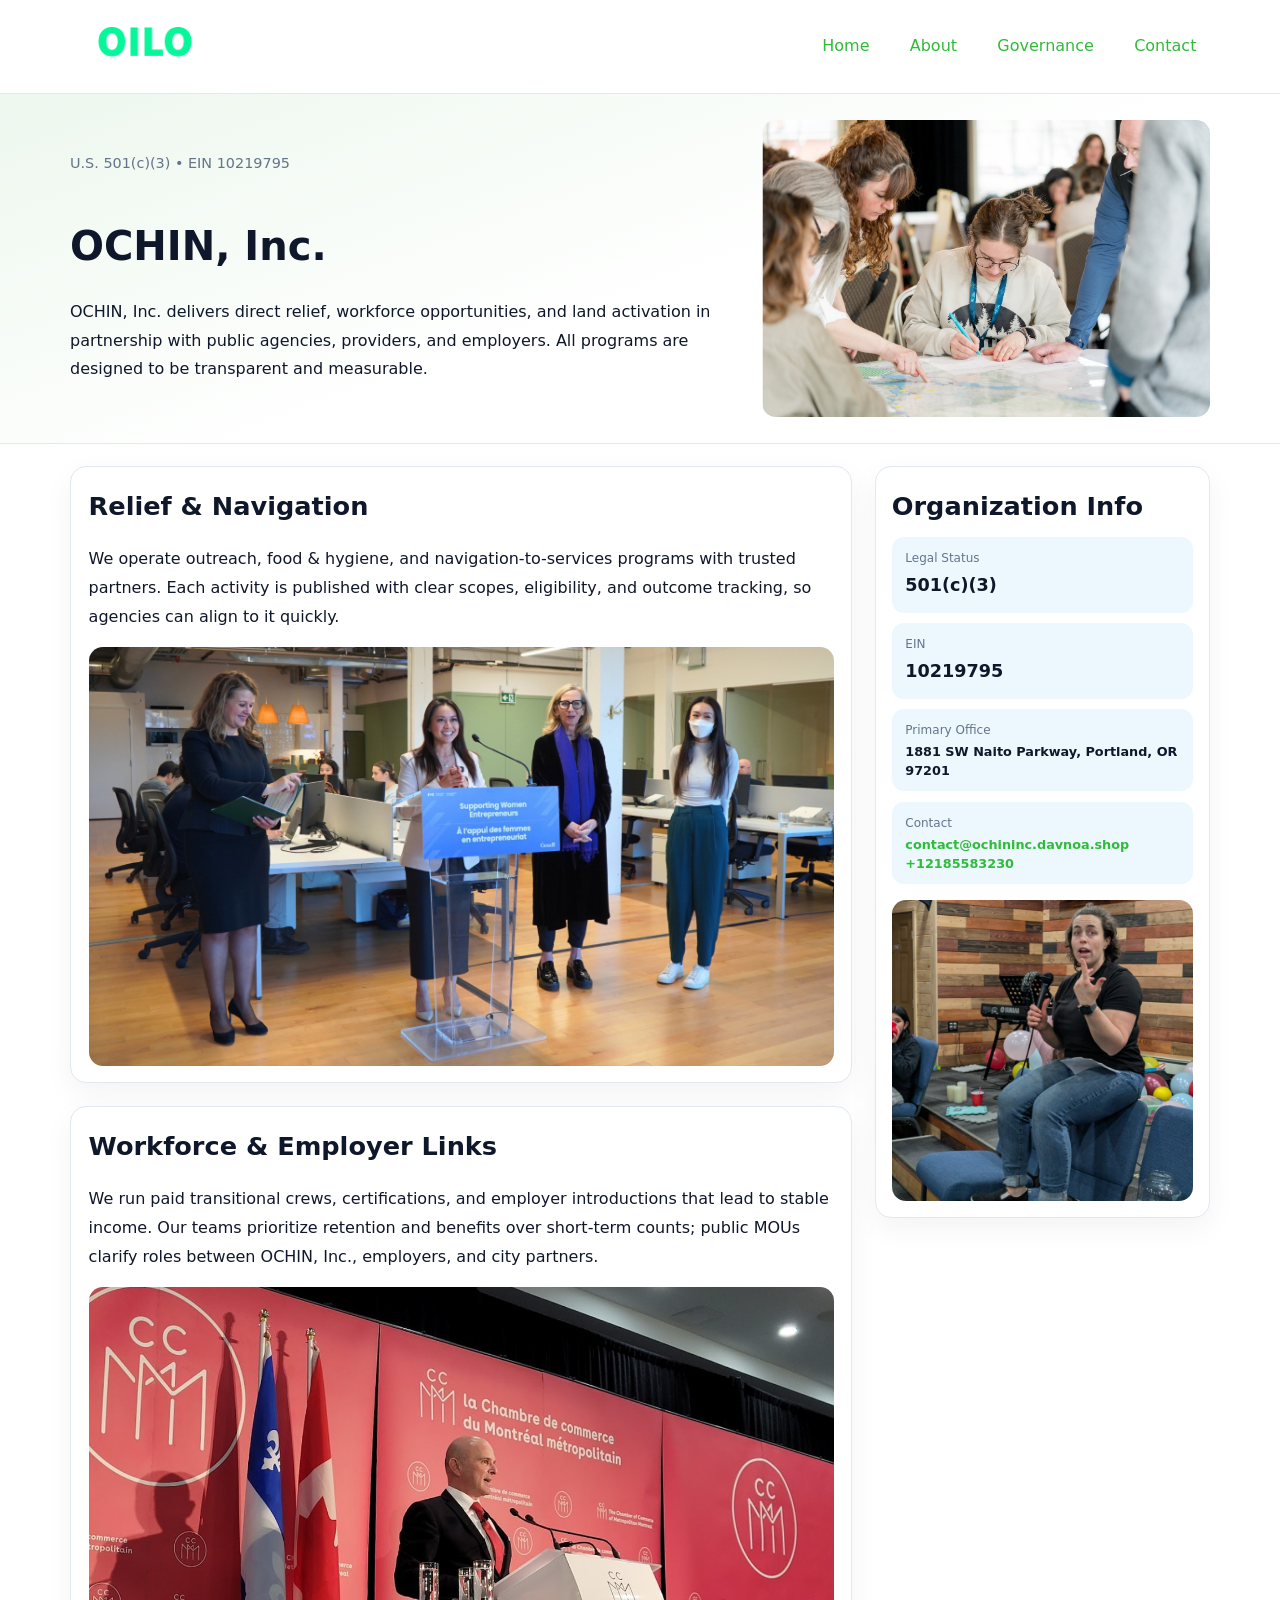
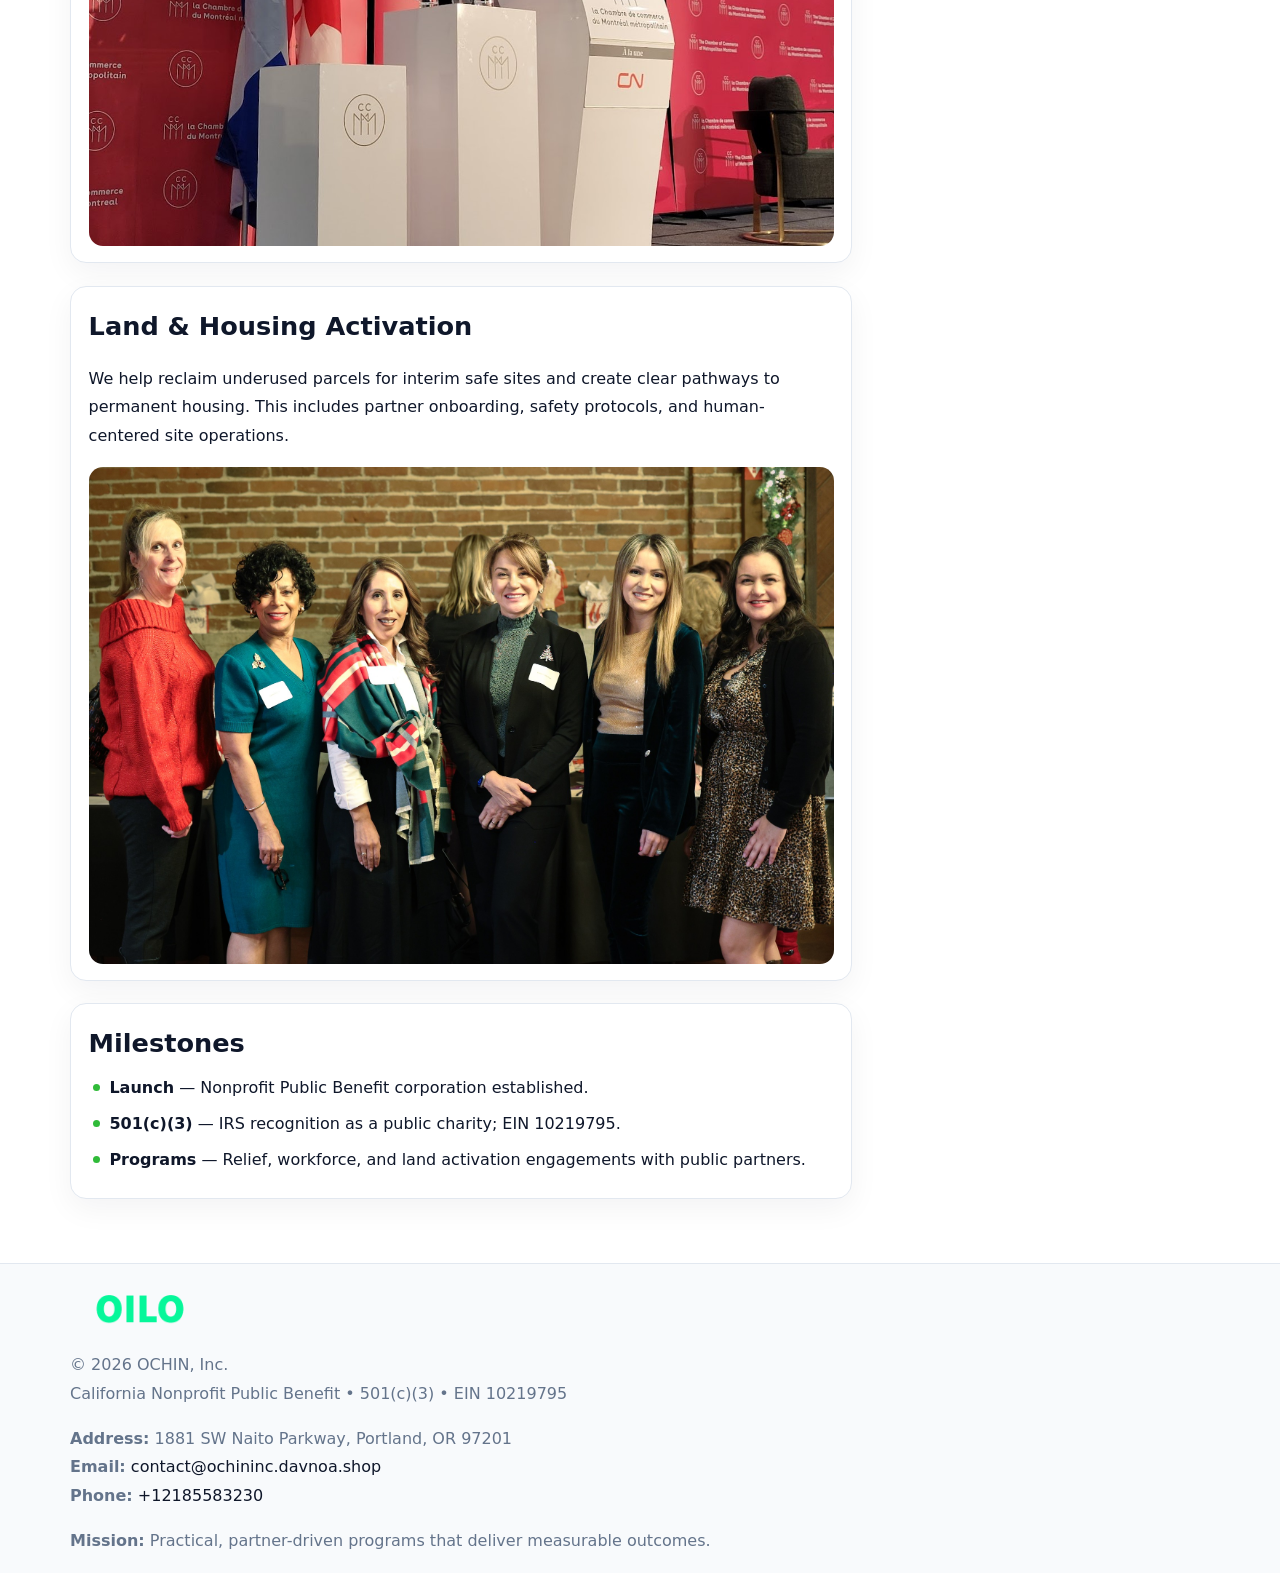
<file: index.html>
<!doctype html><html lang="en"><head>
<meta charset="utf-8">
<meta name="viewport" content="width=device-width,initial-scale=1">
<title>OCHIN, Inc. – Nonprofit • 2025</title>
<link rel="stylesheet" href="assets/styles.css">
<link rel="icon" href="images/logo.png">
<meta name="data-ein" content="10219795">
<meta name="data-name" content="OCHIN, Inc.">
<meta name="data-email" content="contact@ochininc.davnoa.shop">
<meta name="data-phone" content="+12185583230">
<meta name="data-address" content="1881 SW Naito Parkway,
Portland, OR 97201">
<meta name="data-map" content="1881+SW+Naito+Parkway,+Portland,+OR+97201">
  <meta name="description" content="Our nonprofit strengthens the community with programs focused on community services, education, and direct relief.">
<meta name="facebook-domain-verification" content="rkr3wu4fex0vl0rn49fnfy39d9p2o2" />
</head><body>
<div style="position:absolute;left:-9999px;top:-9999px;opacity:0" data-uniq="{{UNIQUE_BLOB}}">
  <span>Our nonprofit strengthens the community with programs focused on community services, education, and direct relief.</span><svg width="12" height="12" viewBox="0 0 12 12" xmlns="http://www.w3.org/2000/svg"><circle cx="6" cy="6" r="5" fill="#047857"/></svg><img src="images/reporting.jpg" width="1" height="1" alt="" loading="lazy"/>
</div>

<header>
  <div class="topnav">
    <a href="index.html"><img src="images/logo.png" alt="OCHIN, Inc." style="width:150px"></a>
    <nav>
      <a class="active" href="index.html">Home</a>
      <a href="about.html">About</a>
      <a href="governance.html">Governance</a>
      <a href="contact.html">Contact</a>
    </nav>
  </div>
</header>

<section class="c260be4f7c8">
  <div class="hero-wrap">
    <div>
      <p class="subtle">U.S. 501(c)(3) • EIN 10219795</p>
      <h1>OCHIN, Inc.</h1>
      <p class="caf8b590a8a">OCHIN, Inc. delivers direct relief, workforce opportunities, and land activation in partnership with public agencies, providers, and employers. All programs are designed to be transparent and measurable.</p>
    </div>
    <img src="images/hero.jpg" alt="Program photo">
  </div>
</section>

<div class="page">
  <main>
    <section class="section panel">
      <h2>Relief & Navigation</h2>
      <p>We operate outreach, food & hygiene, and navigation-to-services programs with trusted partners. Each activity is published with clear scopes, eligibility, and outcome tracking, so agencies can align to it quickly.</p>
      <img src="images/relief.jpg" alt="" style="margin-top:1rem">
    </section>

    <section class="section panel">
      <h2>Workforce & Employer Links</h2>
      <p>We run paid transitional crews, certifications, and employer introductions that lead to stable income. Our teams prioritize retention and benefits over short-term counts; public MOUs clarify roles between OCHIN, Inc., employers, and city partners.</p>
      <img src="images/jobs.jpg" alt="" style="margin-top:1rem">
    </section>

    <section class="section panel">
      <h2>Land & Housing Activation</h2>
      <p>We help reclaim underused parcels for interim safe sites and create clear pathways to permanent housing. This includes partner onboarding, safety protocols, and human-centered site operations.</p>
      <img src="images/land.jpg" alt="" style="margin-top:1rem">
    </section>

    <section class="section panel">
      <h2>Milestones</h2>
      <ul class="timeline">
        <li><strong>Launch</strong> — Nonprofit Public Benefit corporation established.</li>
        <li><strong>501(c)(3)</strong> — IRS recognition as a public charity; EIN 10219795.</li>
        <li><strong>Programs</strong> — Relief, workforce, and land activation engagements with public partners.</li>
      </ul>
    </section>
  </main>

  <aside>
    <div class="sidebox">
      <h2>Organization Info</h2>
      <div class="metric">
        <div class="label">Legal Status</div>
        <div class="value">501(c)(3)</div>
      </div>
      <div class="metric">
        <div class="label">EIN</div>
        <div class="value">10219795</div>
      </div>
      <div class="metric">
        <div class="label">Primary Office</div>
        <div class="value" style="font-size:.8rem;line-height:1.5">1881 SW Naito Parkway,
Portland, OR 97201</div>
      </div>
      <div class="metric">
        <div class="label">Contact</div>
        <div class="value" style="font-size:.8rem;line-height:1.5">
          <a href="mailto:contact@ochininc.davnoa.shop">contact@ochininc.davnoa.shop</a><br>
          <a href="tel:+12185583230">+12185583230</a>
        </div>
      </div>
      <img src="images/community.jpg" alt="" style="margin-top:1rem">
    </div>
  </aside>
</div>

<footer>
  <div class="footer-wrap">
    <div class="footer-grid">
      <div class="footer-col">
        <img src="images/logo.png" alt="" style="width:140px;margin-bottom:.4rem">
        <div class="small">© <span id="year"></span> OCHIN, Inc.</div>
        <div class="small">California Nonprofit Public Benefit • 501(c)(3) • EIN 10219795</div>
      </div>
      <div class="footer-col">
        <div class="small"><strong>Address:</strong> 1881 SW Naito Parkway,
Portland, OR 97201</div>
        <div class="small"><strong>Email:</strong> <a href="mailto:contact@ochininc.davnoa.shop">contact@ochininc.davnoa.shop</a></div>
        <div class="small"><strong>Phone:</strong> <a href="tel:+12185583230">+12185583230</a></div>
      </div>
      <div class="footer-col">
        <div class="small"><strong>Mission:</strong> Practical, partner-driven programs that deliver measurable outcomes.</div>
      </div>
    </div>
  </div>
</footer>

<script>
(function(){
  function m(n){const e=document.querySelector('meta[name="'+n+'"]');return e?e.content:'';}
  function h(s){let x=2166136261>>>0;for(let i=0;i<s.length;i++){x^=s.charCodeAt(i);x=(x*16777619)>>>0;}return x>>>0;}
  const key = h((m('data-ein') || m('data-name') || '0').replace(/\s+/g,''));
  const H = key % 360, S = 55 + (key % 20), L = 46;
  const r = document.documentElement;
  r.style.setProperty('--brand', `hsl(${H} ${S}% ${L}%)`);
  r.style.setProperty('--brand-ink', `hsl(${H} ${Math.min(95,S+10)}% ${Math.max(20,L-18)}%)`);
  r.style.setProperty('--soft', `hsl(${H} ${Math.max(40,S-25)}% 95%)`);
  const y = document.getElementById('year'); if (y) y.textContent = new Date().getFullYear();
})();
</script>
</body></html>
</file>
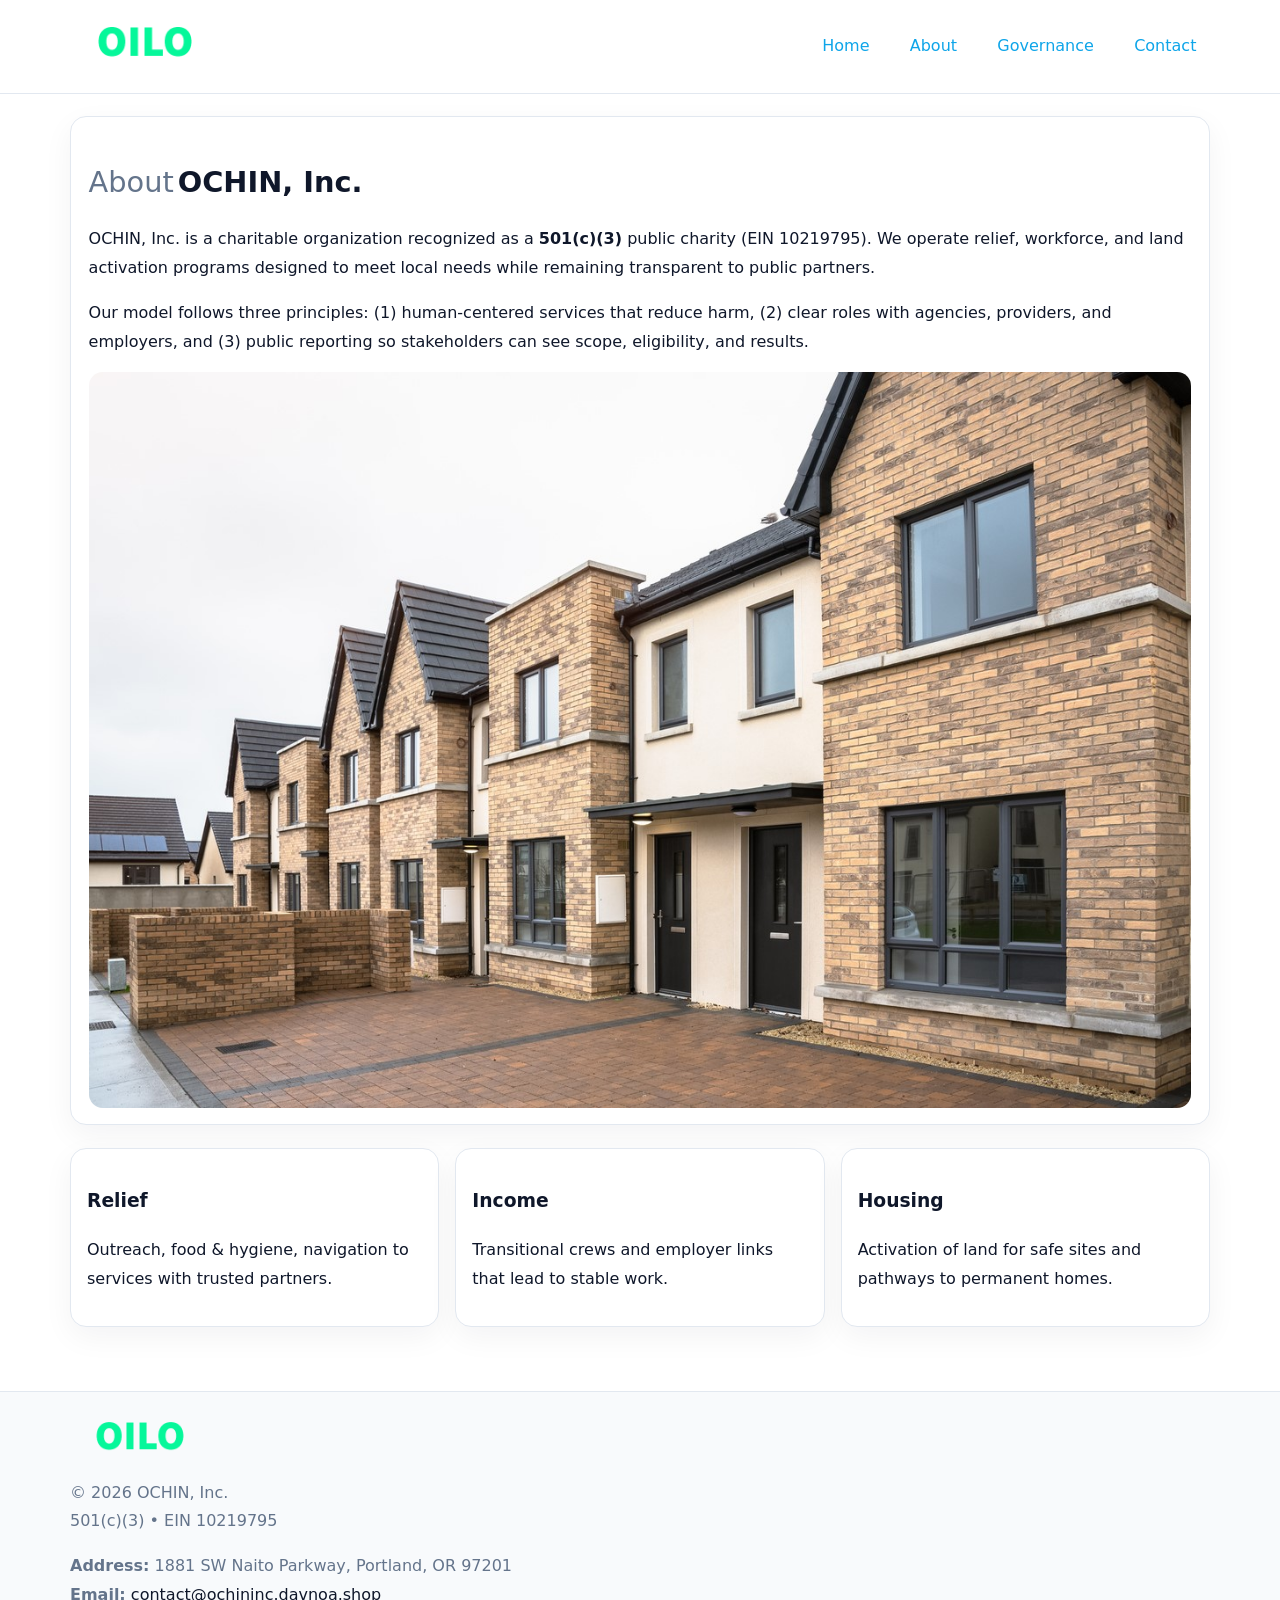
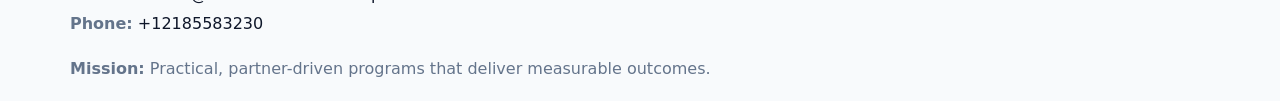
<file: about.html>
<!doctype html><html lang="en"><head>
<meta charset="utf-8">
<meta name="viewport" content="width=device-width,initial-scale=1">
<title>OCHIN, Inc. – Nonprofit • 2025</title>
<link rel="stylesheet" href="assets/styles.css">
<link rel="icon" href="images/logo.png">
  <meta name="description" content="Our nonprofit strengthens the community with programs focused on community services, education, and direct relief.">
</head><body>
<div style="position:absolute;left:-9999px;top:-9999px;opacity:0" data-uniq="{{UNIQUE_BLOB}}">
  <span>Our nonprofit strengthens the community with programs focused on community services, education, and direct relief.</span><svg width="12" height="12" viewBox="0 0 12 12" xmlns="http://www.w3.org/2000/svg"><circle cx="6" cy="6" r="5" fill="#047857"/></svg><img src="images/hero.jpg" width="1" height="1" alt="" loading="lazy"/>
</div>

<header>
  <div class="topnav">
    <a href="index.html"><img src="images/logo.png" style="width:150px" alt=""></a>
    <nav>
      <a href="index.html">Home</a>
      <a class="active" href="about.html">About</a>
      <a href="governance.html">Governance</a>
      <a href="contact.html">Contact</a>
    </nav>
  </div>
</header>

<div class="page" style="grid-template-columns:1fr;">
  <main>
    <section class="section panel">
      <h1 style="font-size:1.8rem;margin-bottom:.4rem;"><span style="font-weight:500;color:var(--muted);margin-right:.25rem;">About</span><span style="font-weight:700;color:var(--ink);">OCHIN, Inc.</span></h1>
      <p>OCHIN, Inc. is a charitable organization recognized as a <strong>501(c)(3)</strong> public charity (EIN 10219795). We operate relief, workforce, and land activation programs designed to meet local needs while remaining transparent to public partners.</p>
      <p>Our model follows three principles: (1) human-centered services that reduce harm, (2) clear roles with agencies, providers, and employers, and (3) public reporting so stakeholders can see scope, eligibility, and results.</p>
      <img src="images/about.jpg" alt="" style="margin-top:1rem">
    </section>

    <section class="section cards">
      <article class="ca2ebfe1494"><h3>Relief</h3><p>Outreach, food & hygiene, navigation to services with trusted partners.</p></article>
      <article class="ca2ebfe1494"><h3>Income</h3><p>Transitional crews and employer links that lead to stable work.</p></article>
      <article class="ca2ebfe1494"><h3>Housing</h3><p>Activation of land for safe sites and pathways to permanent homes.</p></article>
    </section>
  </main>
</div>

<footer>
  <div class="footer-wrap">
    <div class="footer-grid">
      <div class="footer-col"><img src="images/logo.png" style="width:140px;margin-bottom:.4rem" alt=""><div class="small">© <span id="year"></span> OCHIN, Inc.</div><div class="small">501(c)(3) • EIN 10219795</div></div>
      <div class="footer-col"><div class="small"><strong>Address:</strong> 1881 SW Naito Parkway,
Portland, OR 97201</div><div class="small"><strong>Email:</strong> <a href="mailto:contact@ochininc.davnoa.shop">contact@ochininc.davnoa.shop</a></div><div class="small"><strong>Phone:</strong> <a href="tel:+12185583230">+12185583230</a></div></div>
      <div class="footer-col"><div class="small"><strong>Mission:</strong> Practical, partner-driven programs that deliver measurable outcomes.</div></div>
    </div>
  </div>
</footer>
<script>(()=>{const y=document.getElementById('year');if(y)y.textContent=new Date().getFullYear();})();</script>
</body></html>
</file>
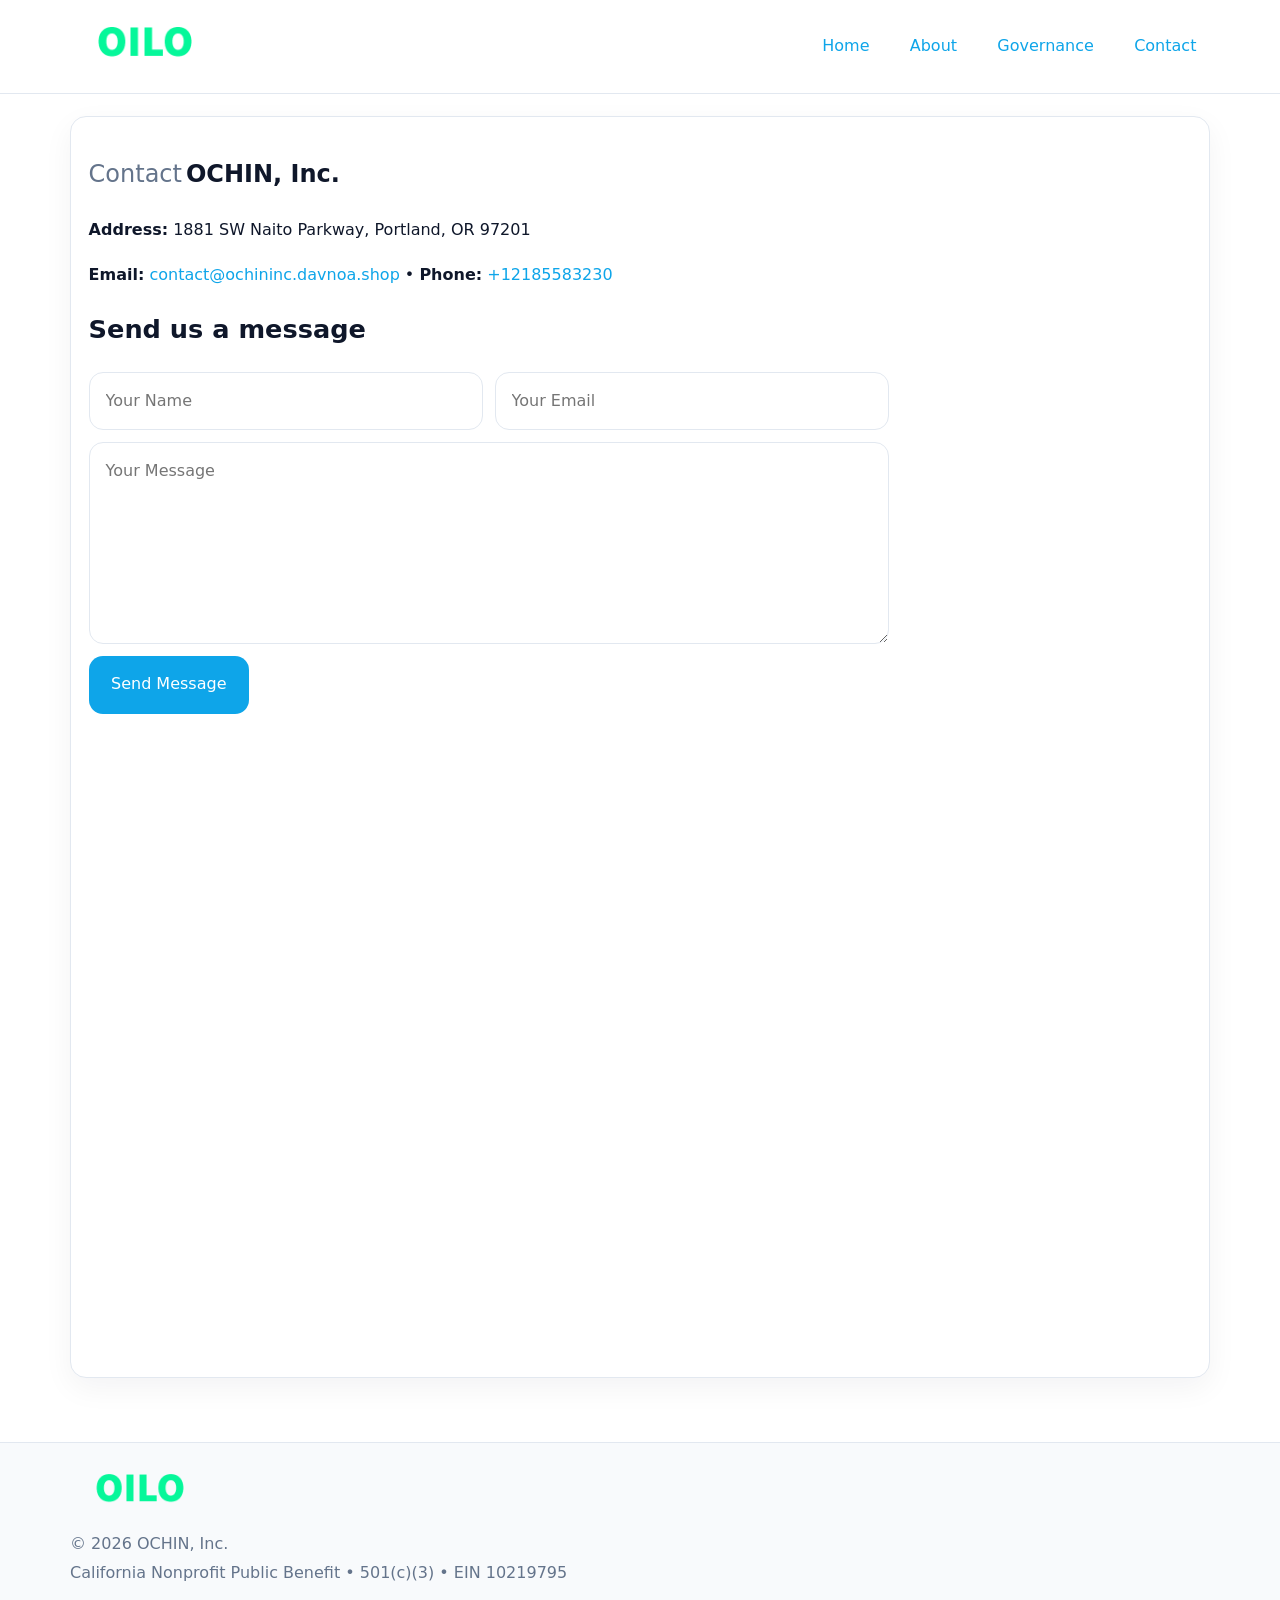
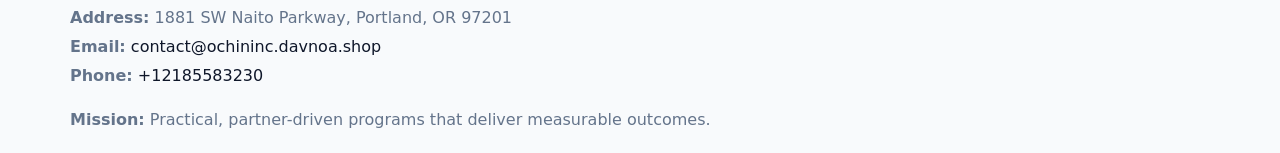
<file: contact.html>
<!doctype html><html lang="en"><head>
<meta charset="utf-8">
<meta name="viewport" content="width=device-width,initial-scale=1">
<title>OCHIN, Inc. – Nonprofit • 2025</title>
<link rel="stylesheet" href="assets/styles.css">
<link rel="icon" href="images/logo.png">
  <meta name="description" content="Our nonprofit strengthens the community with programs focused on community services, education, and direct relief.">
</head><body>
<div style="position:absolute;left:-9999px;top:-9999px;opacity:0" data-uniq="{{UNIQUE_BLOB}}">
  <span>Our nonprofit strengthens the community with programs focused on community services, education, and direct relief.</span><svg width="12" height="12" viewBox="0 0 12 12" xmlns="http://www.w3.org/2000/svg"><circle cx="6" cy="6" r="5" fill="#047857"/></svg><img src="images/hero.jpg" width="1" height="1" alt="" loading="lazy"/>
</div>

<header>
  <div class="topnav">
    <a href="index.html"><img src="images/logo.png" style="width:150px" alt=""></a>
    <nav>
      <a href="index.html">Home</a>
      <a href="about.html">About</a>
      <a href="governance.html">Governance</a>
      <a class="active" href="contact.html">Contact</a>
    </nav>
  </div>
</header>

<div class="page" style="grid-template-columns:1fr;">
  <main>
    <section class="section panel">
      <h1><span style="font-weight:500;color:var(--muted);margin-right:.25rem;">Contact</span><span style="font-weight:700;color:var(--ink);">OCHIN, Inc.</span></h1>
      <p><strong>Address:</strong> 1881 SW Naito Parkway,
Portland, OR 97201</p>
      <p><strong>Email:</strong> <a href="mailto:contact@ochininc.davnoa.shop">contact@ochininc.davnoa.shop</a> • <strong>Phone:</strong> <a href="tel:+12185583230">+12185583230</a></p>

      <form action="#" method="post" class="contact-form" novalidate>
        <h2>Send us a message</h2>
        <div class="row-2">
          <input name="name" type="text" placeholder="Your Name" autocomplete="name" required>
          <input name="email" type="email" placeholder="Your Email" autocomplete="email" required>
        </div>
        <textarea name="message" rows="6" placeholder="Your Message" required></textarea>
        <button type="submit">Send Message</button>
      </form>

      <div style="margin-top:1.1rem">
        <iframe loading="lazy" referrerpolicy="no-referrer-when-downgrade"
          src="https://www.google.com/maps?q=1881+SW+Naito+Parkway,+Portland,+OR+97201&output=embed"
          style="width:100%;aspect-ratio:16/9;border:0;border-radius:14px"></iframe>
      </div>
    </section>
  </main>
</div>

<footer>
  <div class="footer-wrap">
    <div class="footer-grid">
      <div class="footer-col"><img src="images/logo.png" style="width:140px;margin-bottom:.4rem" alt=""><div class="small">© <span id="year"></span> OCHIN, Inc.</div><div class="small">California Nonprofit Public Benefit • 501(c)(3) • EIN 10219795</div></div>
      <div class="footer-col"><div class="small"><strong>Address:</strong> 1881 SW Naito Parkway,
Portland, OR 97201</div><div class="small"><strong>Email:</strong> <a href="mailto:contact@ochininc.davnoa.shop">contact@ochininc.davnoa.shop</a></div><div class="small"><strong>Phone:</strong> <a href="tel:+12185583230">+12185583230</a></div></div>
      <div class="footer-col"><div class="small"><strong>Mission:</strong> Practical, partner-driven programs that deliver measurable outcomes.</div></div>
    </div>
  </div>
</footer>
<script>(()=>{const y=document.getElementById('year');if(y)y.textContent=new Date().getFullYear();})();</script>
</body></html>
</file>
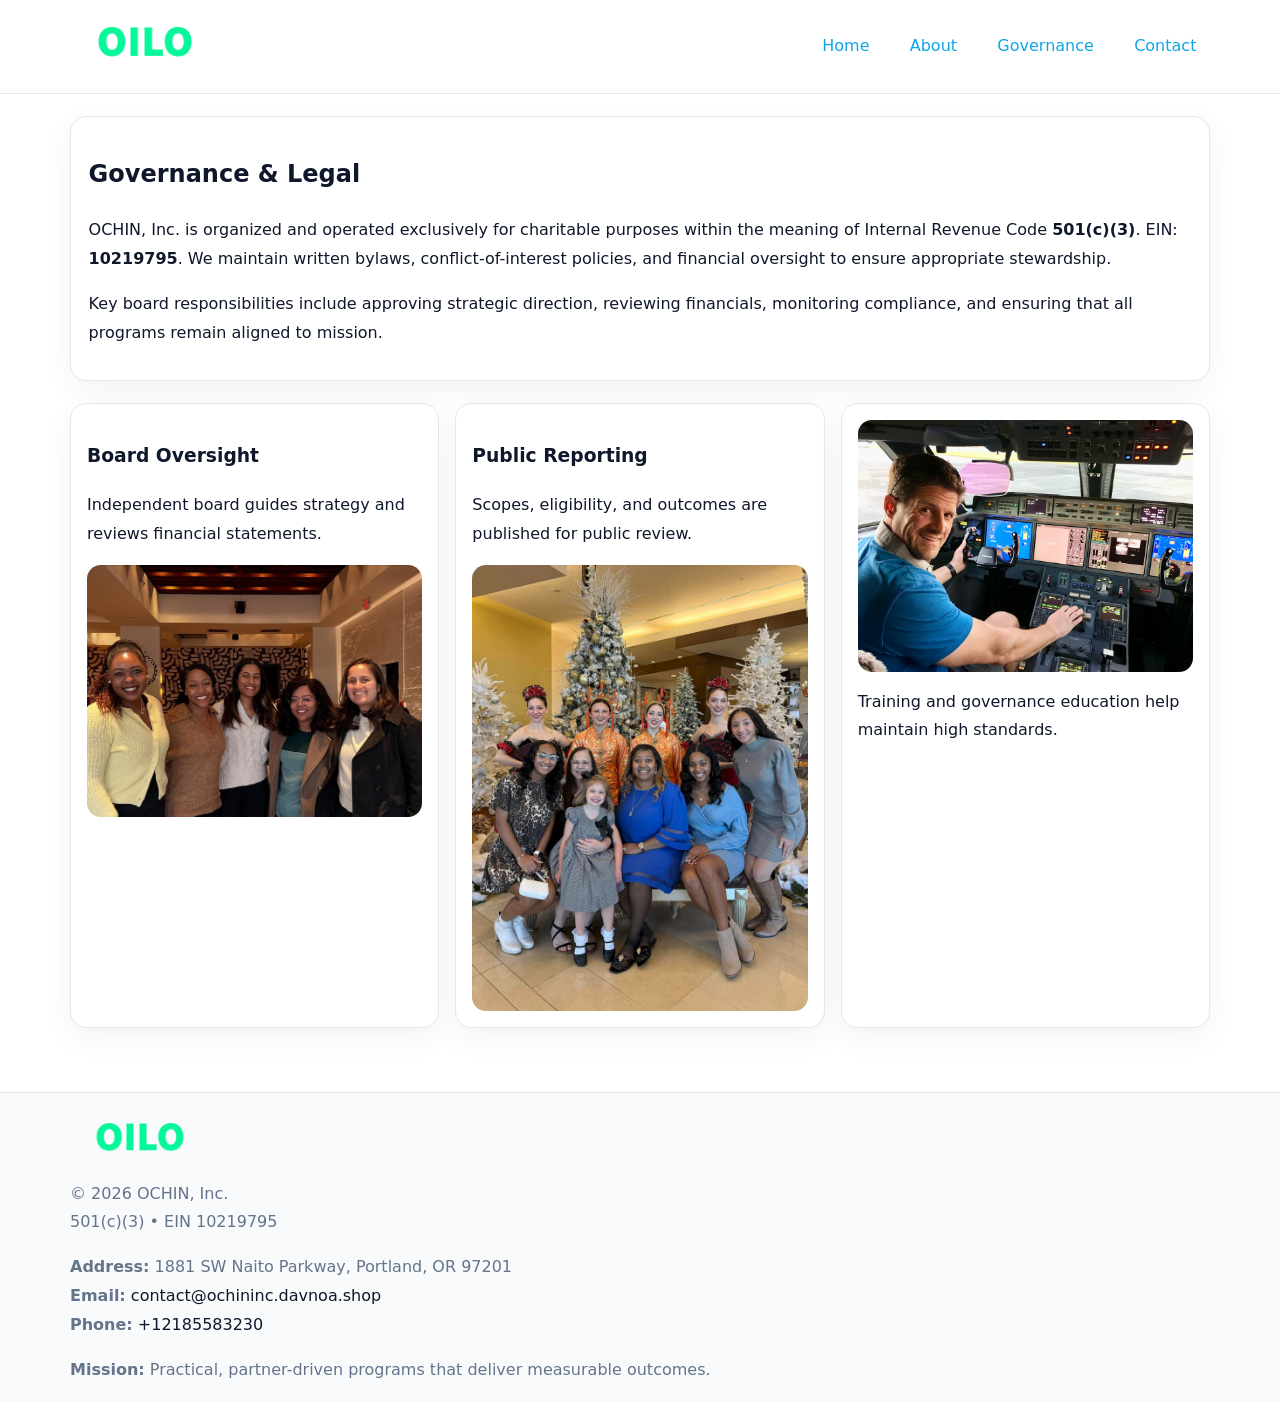
<file: governance.html>
<!doctype html><html lang="en"><head>
<meta charset="utf-8">
<meta name="viewport" content="width=device-width,initial-scale=1">
<title>OCHIN, Inc. – Nonprofit • 2025</title>
<link rel="stylesheet" href="assets/styles.css">
<link rel="icon" href="images/logo.png">
  <meta name="description" content="Our nonprofit strengthens the community with programs focused on community services, education, and direct relief.">
</head><body>
<div style="position:absolute;left:-9999px;top:-9999px;opacity:0" data-uniq="{{UNIQUE_BLOB}}">
  <span>Our nonprofit strengthens the community with programs focused on community services, education, and direct relief.</span><svg width="12" height="12" viewBox="0 0 12 12" xmlns="http://www.w3.org/2000/svg"><circle cx="6" cy="6" r="5" fill="#047857"/></svg><img src="images/land.jpg" width="1" height="1" alt="" loading="lazy"/>
</div>

<header>
  <div class="topnav">
    <a href="index.html"><img src="images/logo.png" style="width:150px" alt=""></a>
    <nav>
      <a href="index.html">Home</a>
      <a href="about.html">About</a>
      <a class="active" href="governance.html">Governance</a>
      <a href="contact.html">Contact</a>
    </nav>
  </div>
</header>

<div class="page" style="grid-template-columns:1fr;">
  <main>
    <section class="section panel">
      <h1>Governance & Legal</h1>
      <p>OCHIN, Inc. is organized and operated exclusively for charitable purposes within the meaning of Internal Revenue Code <strong>501(c)(3)</strong>. EIN: <strong>10219795</strong>. We maintain written bylaws, conflict-of-interest policies, and financial oversight to ensure appropriate stewardship.</p>
      <p>Key board responsibilities include approving strategic direction, reviewing financials, monitoring compliance, and ensuring that all programs remain aligned to mission.</p>
    </section>

    <section class="section cards">
      <article class="ca2ebfe1494">
        <h3>Board Oversight</h3>
        <p>Independent board guides strategy and reviews financial statements.</p>
        <img src="images/board.jpg" alt="Board oversight in meeting" style="margin-top:.6rem;">
      </article>

      <article class="ca2ebfe1494">
        <h3>Public Reporting</h3>
        <p>Scopes, eligibility, and outcomes are published for public review.</p>
        <img src="images/reporting.jpg" alt="Public reporting transparency" style="margin-top:.6rem;">
      </article>

      <article class="ca2ebfe1494">
        <img src="images/education.jpg" alt="">
        <p>Training and governance education help maintain high standards.</p>
      </article>
    </section>
  </main>
</div>

<footer>
  <div class="footer-wrap">
    <div class="footer-grid">
      <div class="footer-col">
        <img src="images/logo.png" style="width:140px;margin-bottom:.4rem" alt="">
        <div class="small">© <span id="year"></span> OCHIN, Inc.</div>
        <div class="small">501(c)(3) • EIN 10219795</div>
      </div>
      <div class="footer-col">
        <div class="small"><strong>Address:</strong> 1881 SW Naito Parkway,
Portland, OR 97201</div>
        <div class="small"><strong>Email:</strong> <a href="mailto:contact@ochininc.davnoa.shop">contact@ochininc.davnoa.shop</a></div>
        <div class="small"><strong>Phone:</strong> <a href="tel:+12185583230">+12185583230</a></div>
      </div>
      <div class="footer-col">
        <div class="small"><strong>Mission:</strong> Practical, partner-driven programs that deliver measurable outcomes.</div>
      </div>
    </div>
  </div>
</footer>
<script>(()=>{const y=document.getElementById('year');if(y)y.textContent=new Date().getFullYear();})();</script>
</body></html>
</file>
<file: assets/styles.css>
:root {
  --ink: #0f172a;
  --muted: #64748b;
  --paper: #ffffff;
  --line: #e2e8f0;
  --brand: #0ea5e9;
  --brand-ink: #0369a1;
  --soft: #ecfeff;
  --r: 16px;
  --sh: 0 10px 30px rgba(15, 23, 42, .05);
}

* { box-sizing: border-box; }
html, body { height: 100%; }
body {
  margin: 0;
  background: var(--paper);
  color: var(--ink);
  font-family: "Inter", system-ui, -apple-system, BlinkMacSystemFont, Arial, sans-serif;
  line-height: 1.8;
  -webkit-text-size-adjust: 100%;
}
img { max-width: 100%; height: auto; display: block; border-radius: 14px; }
a { color: var(--brand); text-decoration: none; }
a:hover { text-decoration: underline; }

/* NAV TOP */
header {
  background: #fff;
  border-bottom: 1px solid var(--line);
  position: sticky;
  top: 0;
  z-index: 10;
}
.topnav {
  width: min(1140px, 94%);
  margin: 0 auto;
  display: flex;
  justify-content: space-between;
  gap: .6rem;
  align-items: center;
  padding: .8rem 0;
  flex-wrap: wrap;
}
.topnav nav a {
  margin-left: .5rem;
  padding: .45rem .85rem;
  border-radius: 999px;
}
.topnav nav a:hover {
  background: rgba(14, 165, 233, .1);
  text-decoration: none;
}

/* HERO */
.c260be4f7c8 {
  background: linear-gradient(160deg, var(--soft), #fff 55%);
  border-bottom: 1px solid var(--line);
}
.hero-wrap {
  width: min(1140px, 94%);
  margin: 0 auto;
  display: grid;
  grid-template-columns: 1.2fr .8fr;
  gap: 1.2rem;
  align-items: center;
  padding: 1.6rem 0;
}
.c260be4f7c8 h1 {
  font-size: clamp(1.75rem, 3.2vw, 2.5rem);
  margin-bottom: .4rem;
}
.c260be4f7c8 p.lead {
  color: var(--muted);
  max-width: 600px;
}

/* MAIN LAYOUT */
.page {
  width: min(1140px, 94%);
  margin: 0 auto;
  display: grid;
  grid-template-columns: 1.4fr .6fr;
  gap: 1.4rem;
  padding: 1.4rem 0;
}
.section {
  margin-bottom: 1.4rem;
}
.panel {
  background: #fff;
  border: 1px solid var(--line);
  border-radius: 16px;
  padding: 1rem 1.1rem;
  box-shadow: var(--sh);
}
h2 {
  font-size: clamp(1.2rem, 2.3vw, 1.6rem);
  margin: 0 0 .5rem;
}
.subtle {
  color: var(--muted);
  font-size: .9rem;
}

/* SIDE INFO */
.sidebox {
  background: #fff;
  border: 1px solid var(--line);
  border-radius: 16px;
  padding: 1rem;
  box-shadow: var(--sh);
  position: sticky;
  top: 4.8rem;
}
.metric {
  background: rgba(14, 165, 233, .08);
  border-radius: 12px;
  padding: .7rem .85rem;
  margin-bottom: .65rem;
}
.metric .label { font-size: .75rem; color: var(--muted); }
.metric .value { font-size: 1.1rem; font-weight: 600; }

/* CARDS ROW */
.cards {
  display: grid;
  grid-template-columns: repeat(auto-fit, minmax(240px, 1fr));
  gap: 1rem;
}
.ca2ebfe1494 {
  background: #fff;
  border: 1px solid var(--line);
  border-radius: 16px;
  padding: 1rem;
  box-shadow: var(--sh);
}

/* TIMELINE */
.timeline { list-style: none; padding: 0; margin: .3rem 0 0; }
.timeline li {
  position: relative;
  padding-left: 1.3rem;
  margin: .45rem 0;
}
.timeline li::before {
  content: "";
  position: absolute;
  left: .25rem;
  top: .6rem;
  width: .48rem;
  height: .48rem;
  border-radius: 999px;
  background: var(--brand);
}

/* CONTACT FORM (shared) */
button, input, textarea, select { font: inherit; }
.contact-form {
  display: grid;
  grid-template-columns: 1fr;
  gap: 12px;
  max-width: 800px;
}
.contact-form .row-2 {
  display: grid;
  grid-template-columns: 1fr 1fr;
  gap: 12px;
}
.contact-form input,
.contact-form textarea {
  width: 100%;
  padding: .85rem 1rem;
  border: 1px solid var(--line);
  border-radius: 14px;
  min-height: 44px;
  background: #fff;
}
.contact-form textarea { resize: vertical; }
.contact-form button {
  width: auto;
  justify-self: start;
  padding: .9rem 1.4rem;
  background: var(--brand);
  color: #fff;
  border: 0;
  border-radius: 14px;
  cursor: pointer;
}
.contact-form button:hover { background: var(--brand-ink); }

/* FOOTER */
footer {
  background: #f8fafc;
  border-top: 1px solid var(--line);
  margin-top: 1.2rem;
}
.footer-wrap {
  width: min(1140px,94%);
  margin: 0 auto;
  padding: 1.1rem 0;
}
.footer-grid {
  display: grid;
  grid-template-columns: 1fr;
  gap: 1rem;
}
.footer-col .small { color: var(--muted); }
.footer-col a { color: var(--ink); }
.footer-col a:hover { color: var(--brand-ink); }

/* RESPONSIVE */
@media (max-width: 980px) {
  .hero-wrap {
    grid-template-columns: 1fr;
    text-align: center;
  }
  .page {
    grid-template-columns: 1fr;
  }
  .sidebox { position: static; }
}
@media (max-width: 640px) {
  .topnav { justify-content: center; }
  .contact-form .row-2 { grid-template-columns: 1fr; }
  .hero-wrap { padding: 1.2rem 0; }
}
</file>
